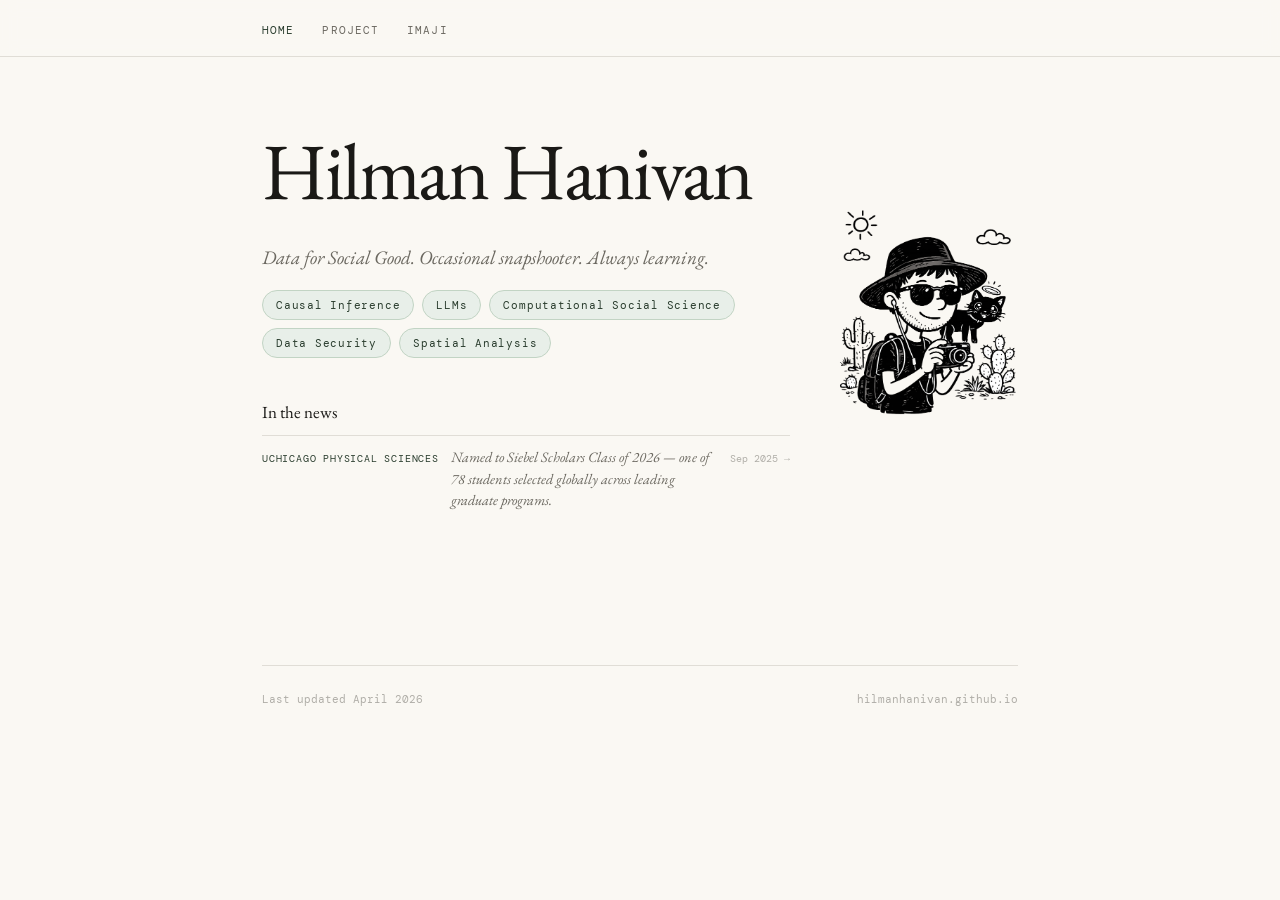
<file: index.html>
<!DOCTYPE html>
<html lang="en">
<head>
  <meta charset="UTF-8">
  <meta name="viewport" content="width=device-width, initial-scale=1.0">
  <title>Hilman Hanivan</title>
  <link rel="stylesheet" href="style.css">
  <style>
    .hero {
    display: flex;
    flex-direction: row;
    align-items: center;
    justify-content: space-between;
    gap: 48px;
    padding: 104px 32px 80px;
    max-width: 820px;
    margin: 0 auto;
    }

    .hero-content {
    flex: 1;
    min-width: 0;
    }

    .hero-eyebrow {
      font-family: var(--mono);
      font-size: 11px;
      letter-spacing: 0.14em;
      text-transform: uppercase;
      color: var(--ink-faint);
      margin-bottom: 24px;
    }

    .hero-name {
      font-size: clamp(2.8rem, 7vw, 5rem);
      font-weight: 400;
      line-height: 1.08;
      letter-spacing: -0.03em;
      margin-bottom: 28px;
    }

    .hero-name em {
      font-style: italic;
      color: var(--accent);
    }

    .hero-bio {
      font-size: 1.2rem;
      color: var(--ink-muted);
      max-width: 520px;
      line-height: 1.65;
      margin-bottom: 40px;
    }

    .hero-nav {
      display: flex;
      flex-wrap: wrap;
      gap: 12px;
    }

    .hero-btn {
      font-family: var(--mono);
      font-size: 11px;
      letter-spacing: 0.1em;
      text-transform: uppercase;
      color: var(--accent);
      text-decoration: none;
      border: 1px solid var(--accent-mid);
      padding: 10px 20px;
      border-radius: 2px;
      transition: background 0.15s, border-color 0.15s;
    }

    .hero-btn:hover {
      background: var(--accent-light);
      border-color: var(--accent);
    }

    .hero-btn.filled {
      background: var(--accent);
      color: var(--cream);
      border-color: var(--accent);
    }
    
    .hero-btn.filled:hover {
      background: #1e2e22;
    }

    .hero-bio { margin-bottom: 40px; }

    .hero-tagline {
    font-size: 1.2rem;
    font-style: italic;
    color: var(--ink-muted);
    line-height: 1.65;
    margin-bottom: 16px;
    }

    .hero-pills {
    display: flex;
    flex-wrap: wrap;
    gap: 8px;
    }

    .hero-pill {
    font-family: var(--mono);
    font-size: 11px;
    letter-spacing: 0.07em;
    border: 1px solid var(--accent-mid);
    color: var(--accent);
    background: var(--accent-light);
    padding: 5px 13px;
    border-radius: 100px;
    }

    .hero-avatar {
    width: 180px;
    aspect-ratio: 3 / 4;
    flex-shrink: 0;
    border-radius: 6px;
    border: 0px solid var(--rule);
    overflow: hidden;
    }

    .hero-avatar span {
      font-family: var(--mono);
      font-size: 10px;
      color: var(--ink-faint);
      text-align: center;
      line-height: 1.5;
    }

    .hero-news {
    margin-top: 28px;
    display: flex;
    flex-direction: column;
    gap: 8px;
    }

    .news-item {
    display: flex;
    flex-direction: row;
    align-items: baseline;
    gap: 12px;
    text-decoration: none;
    padding: 10px 0;
    border-top: 1px solid var(--rule);
    transition: opacity 0.15s;
    }

    .news-item:hover { opacity: 0.7; }

    .news-outlet {
    font-family: var(--mono);
    font-size: 10px;
    letter-spacing: 0.08em;
    text-transform: uppercase;
    color: var(--accent);
    white-space: nowrap;
    }

    .news-title {
    font-size: 0.9rem;
    color: var(--ink-muted);
    font-style: italic;
    line-height: 1.5;
    }

    .news-date {
    font-family: var(--mono);
    font-size: 10px;
    color: var(--ink-faint);
    white-space: nowrap;
    }

    .scroll-hint {
      position: fixed;
      bottom: 32px;
      left: 50%;
      transform: translateX(-50%);
      font-family: var(--mono);
      font-size: 10px;
      letter-spacing: 0.12em;
      text-transform: uppercase;
      color: var(--ink-faint);
      display: flex;
      flex-direction: column;
      align-items: center;
      gap: 8px;
      animation: fadeUp 1s 0.8s both;
    }

    .scroll-hint::after {
      content: '';
      width: 1px;
      height: 32px;
      background: var(--ink-faint);
      animation: grow 1.5s 1.2s infinite;
    }

    @keyframes grow {
      0%, 100% { transform: scaleY(0.4); opacity: 0.3; }
      50% { transform: scaleY(1); opacity: 1; }
    }

    /* Brief highlights on home */
    .home-body {
      max-width: 820px;
      margin: 0 auto;
      padding: 0 32px 96px;
    }

    .highlights {
      display: grid;
      grid-template-columns: repeat(3, 1fr);
      gap: 1px;
      background: var(--rule);
      border: 1px solid var(--rule);
      border-radius: 3px;
      overflow: hidden;
      margin-bottom: 60px;
    }

    .highlight-cell {
      background: var(--cream);
      padding: 28px 24px;
    }

    .highlight-num {
      font-size: 2.2rem;
      font-weight: 400;
      line-height: 1;
      letter-spacing: -0.03em;
      margin-bottom: 6px;
      color: var(--accent);
    }

    .highlight-label {
      font-family: var(--mono);
      font-size: 11px;
      color: var(--ink-faint);
      letter-spacing: 0.08em;
      text-transform: uppercase;
    }

    .home-quote {
      border-left: 2px solid var(--accent-mid);
      padding-left: 24px;
      margin: 48px 0;
    }

    .home-quote p {
      font-size: 1.2rem;
      font-style: italic;
      color: var(--ink-muted);
      line-height: 1.6;
    }
    /*
    @media (max-width: 700px) {
      .hero-avatar { display: none; }
      .highlights { grid-template-columns: 1fr; }
      .home-body { padding: 0 20px 72px; }
    }

    @media (min-width: 701px) {
      .hero { position: relative; padding-right: 220px; }
    }
    */

    @media (max-width: 700px) {
    .hero { flex-direction: column-reverse; gap: 24px; padding: 88px 20px 60px; }
    .hero-avatar { width: 120px; height: 120px; }
    .home-body { padding: 0 20px 72px; }
    }

    .streak-box {
    display: inline-flex;
    align-items: center;
    gap: 12px;
    margin-top: 20px;
    border: 1px solid var(--accent-mid);
    border-radius: 6px;
    padding: 12px 18px;
    background: var(--accent-light);
    }

    .streak-icon {
    font-size: 20px;
    line-height: 1;
    }

    .streak-num {
    font-family: var(--serif);
    font-size: 1.6rem;
    font-weight: 400;
    color: var(--accent);
    letter-spacing: -0.02em;
    line-height: 1;
    display: block;
    }

    .streak-label {
    font-family: var(--mono);
    font-size: 10px;
    letter-spacing: 0.1em;
    text-transform: uppercase;
    color: var(--ink-faint);
    display: block;
    margin-top: 2px;
    }
  </style>
</head>
<body>

<nav>
  <div class="nav-inner">
    <ul class="nav-links">
      <li><a href="index.html" class="active">Home</a></li>
      <li><a href="research.html">Project</a></li>
      <li><a href="photography.html">Imaji</a></li>
    </ul>
  </div>
</nav>

<div class="hero fade-up">
  <div class="hero-content">
    <p class="hero-eyebrow"></p>
    <h1 class="hero-name">Hilman Hanivan</h1>
    <div class="hero-bio">
      <p class="hero-tagline">Data for Social Good. Occasional snapshooter. Always learning.</p>
      <div class="hero-pills">
        <span class="hero-pill">Causal Inference</span>
        <span class="hero-pill">LLMs</span>
        <span class="hero-pill">Computational Social Science</span>
        <span class="hero-pill">Data Security</span>
        <span class="hero-pill">Spatial Analysis</span>
      </div>
    </div>
    <div class="hero-news">
        <span class="skill-group-label">In the news</span>
        <a class="news-item" href="https://physicalsciences.uchicago.edu/news/article/five-uchicago-cs-students-named-to-siebel-scholars-class-of-2026/" target="_blank">
            <span class="news-outlet">UChicago Physical Sciences</span>
            <span class="news-title">Named to Siebel Scholars Class of 2026 — one of 78 students selected globally across leading graduate programs.</span>
            <span class="news-date">Sep 2025 →</span>
        </a>
    </div>
  </div>

  <div class="hero-avatar">
    <img src="avatar.png" alt="Hilman Hanivan" style="width:100%; height:100%; object-fit:cover; object-position: top center;">
  </div>
</div>



<div class="home-body">
 <footer>
    <span class="footer-note">Last updated April 2026</span>
    <span class="footer-note">hilmanhanivan.github.io</span>
  </footer>
</div>

</body>
</html>
</file>
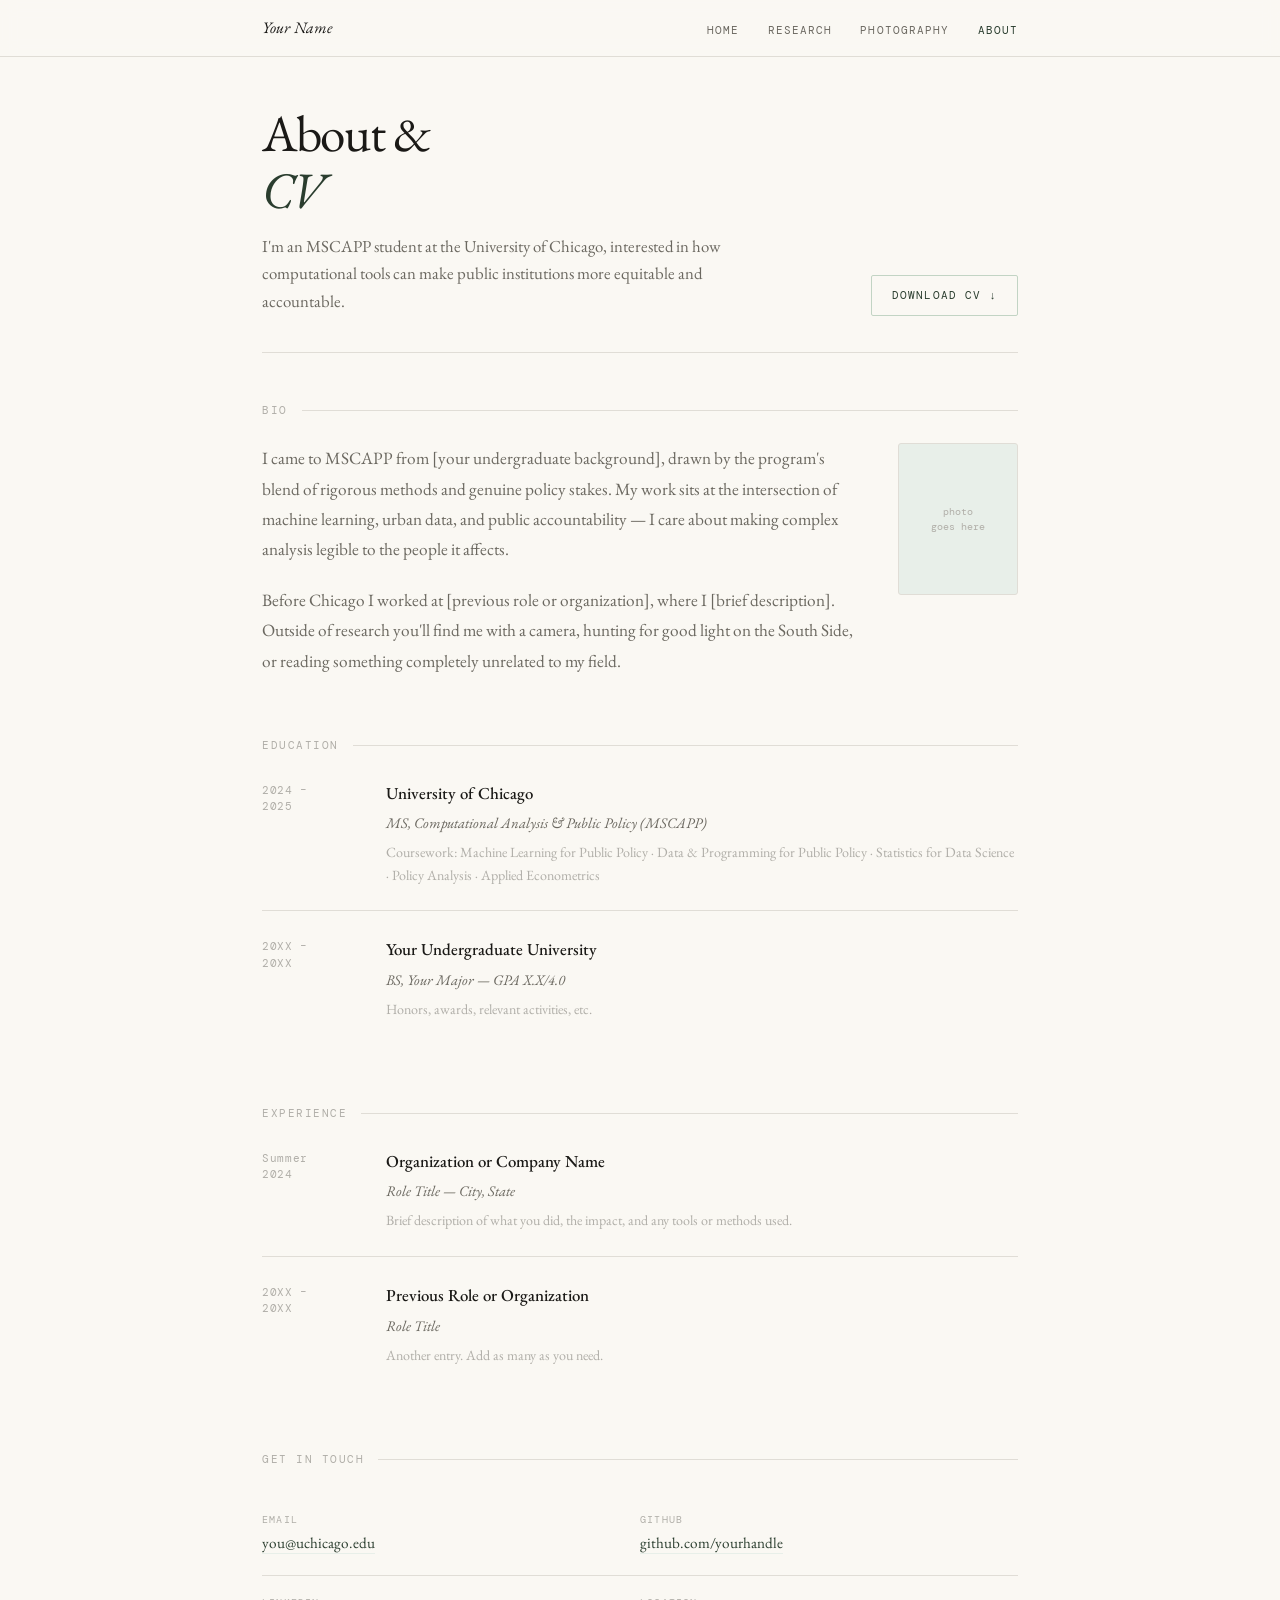
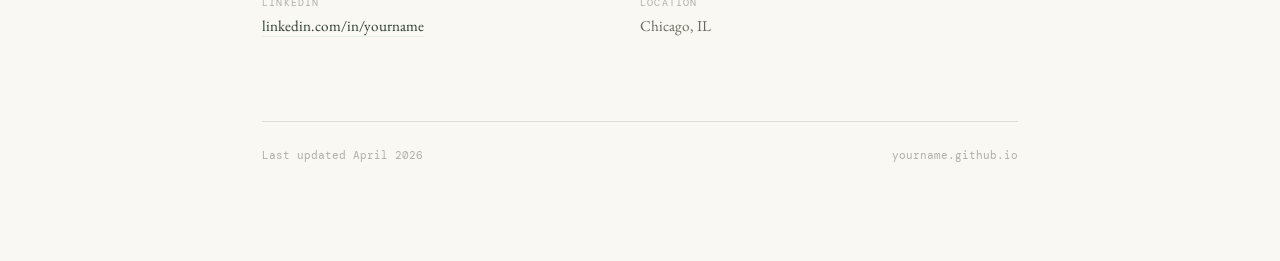
<file: about.html>
<!DOCTYPE html>
<html lang="en">
<head>
  <meta charset="UTF-8">
  <meta name="viewport" content="width=device-width, initial-scale=1.0">
  <title>About — Your Name</title>
  <link rel="stylesheet" href="style.css">
  <style>
    .page-header {
      margin-bottom: 48px;
      padding-bottom: 36px;
      border-bottom: 1px solid var(--rule);
      display: grid;
      grid-template-columns: 1fr auto;
      gap: 32px;
      align-items: end;
    }

    .page-header h1 {
      font-size: clamp(2rem, 5vw, 3.2rem);
      font-weight: 400;
      letter-spacing: -0.025em;
      line-height: 1.12;
      margin-bottom: 14px;
    }

    .page-header h1 em { font-style: italic; color: var(--accent); }

    .page-header p {
      color: var(--ink-muted);
      font-size: 1.05rem;
      max-width: 480px;
      line-height: 1.65;
    }

    .cv-btn {
      font-family: var(--mono);
      font-size: 11px;
      letter-spacing: 0.1em;
      text-transform: uppercase;
      color: var(--accent);
      text-decoration: none;
      border: 1px solid var(--accent-mid);
      padding: 10px 20px;
      border-radius: 2px;
      white-space: nowrap;
      transition: background 0.15s;
    }
    .cv-btn:hover { background: var(--accent-light); }

    /* Bio */
    .bio-text {
      font-size: 1.08rem;
      color: var(--ink-muted);
      line-height: 1.75;
      max-width: 600px;
      margin-bottom: 0;
    }

    .bio-text p + p { margin-top: 1.2em; }

    /* Timeline / Education */
    .timeline {
      position: relative;
    }

    .timeline-entry {
      display: grid;
      grid-template-columns: 100px 1fr;
      gap: 24px;
      padding: 24px 0;
      border-bottom: 1px solid var(--rule);
    }

    .timeline-entry:first-child { padding-top: 0; }
    .timeline-entry:last-child { border-bottom: none; }

    .timeline-year {
      font-family: var(--mono);
      font-size: 11px;
      color: var(--ink-faint);
      letter-spacing: 0.06em;
      padding-top: 3px;
      line-height: 1.5;
    }

    .timeline-title {
      font-size: 1.05rem;
      font-weight: 500;
      margin-bottom: 3px;
    }

    .timeline-sub {
      font-size: 0.92rem;
      color: var(--ink-muted);
      font-style: italic;
      margin-bottom: 6px;
    }

    .timeline-detail {
      font-size: 0.88rem;
      color: var(--ink-faint);
      line-height: 1.6;
    }

    /* Contact */
    .contact-grid {
      display: grid;
      grid-template-columns: repeat(2, 1fr);
      gap: 0;
    }

    .contact-item {
      padding: 18px 0;
      border-bottom: 1px solid var(--rule);
      display: flex;
      flex-direction: column;
      gap: 3px;
    }

    .contact-item:last-child,
    .contact-item:nth-last-child(2):nth-child(odd) {
      border-bottom: none;
    }

    .contact-label {
      font-family: var(--mono);
      font-size: 10px;
      color: var(--ink-faint);
      letter-spacing: 0.12em;
      text-transform: uppercase;
    }

    .contact-value {
      font-size: 0.95rem;
      color: var(--ink-muted);
    }

    .contact-value a {
      color: var(--accent);
      text-decoration: none;
      border-bottom: 1px solid var(--accent-light);
    }
    .contact-value a:hover { border-color: var(--accent); }

    /* Avatar */
    .about-avatar {
      width: 120px;
      height: 152px;
      border-radius: 3px;
      border: 1px solid var(--rule);
      background: var(--accent-light);
      flex-shrink: 0;
      display: flex;
      align-items: center;
      justify-content: center;
      overflow: hidden;
    }

    .about-avatar span {
      font-family: var(--mono);
      font-size: 10px;
      color: var(--ink-faint);
      text-align: center;
      line-height: 1.5;
    }

    @media (max-width: 560px) {
      .page-header { grid-template-columns: 1fr; }
      .timeline-entry { grid-template-columns: 1fr; gap: 4px; }
      .timeline-year { padding-top: 0; }
      .contact-grid { grid-template-columns: 1fr; }
    }
  </style>
</head>
<body>

<nav>
  <div class="nav-inner">
    <a class="nav-name" href="index.html">Your Name</a>
    <ul class="nav-links">
      <li><a href="index.html">Home</a></li>
      <li><a href="research.html">Research</a></li>
      <li><a href="photography.html">Photography</a></li>
      <li><a href="about.html" class="active">About</a></li>
    </ul>
  </div>
</nav>

<div class="page">

  <div class="page-header fade-up">
    <div>
      <h1>About &amp;<br><em>CV</em></h1>
      <p>I'm an MSCAPP student at the University of Chicago, interested in how computational tools can make public institutions more equitable and accountable.</p>
    </div>
    <a class="cv-btn" href="cv.pdf">Download CV ↓</a>
  </div>

  <section>
    <div class="section-label">Bio</div>
    <div style="display: flex; gap: 36px; align-items: flex-start; flex-wrap: wrap;">
      <div class="bio-text">
        <p>
          I came to MSCAPP from [your undergraduate background], drawn by the program's blend of rigorous methods and genuine policy stakes. My work sits at the intersection of machine learning, urban data, and public accountability — I care about making complex analysis legible to the people it affects.
        </p>
        <p>
          Before Chicago I worked at [previous role or organization], where I [brief description]. Outside of research you'll find me with a camera, hunting for good light on the South Side, or reading something completely unrelated to my field.
        </p>
      </div>
      <div class="about-avatar">
        <span>photo<br>goes here</span>
      </div>
    </div>
  </section>

  <section>
    <div class="section-label">Education</div>
    <div class="timeline">

      <div class="timeline-entry fade-up">
        <div class="timeline-year">2024 –<br>2025</div>
        <div>
          <div class="timeline-title">University of Chicago</div>
          <div class="timeline-sub">MS, Computational Analysis &amp; Public Policy (MSCAPP)</div>
          <div class="timeline-detail">
            Coursework: Machine Learning for Public Policy · Data &amp; Programming for Public Policy · Statistics for Data Science · Policy Analysis · Applied Econometrics
          </div>
        </div>
      </div>

      <div class="timeline-entry fade-up">
        <div class="timeline-year">20XX –<br>20XX</div>
        <div>
          <div class="timeline-title">Your Undergraduate University</div>
          <div class="timeline-sub">BS, Your Major — GPA X.X/4.0</div>
          <div class="timeline-detail">
            Honors, awards, relevant activities, etc.
          </div>
        </div>
      </div>

    </div>
  </section>

  <section>
    <div class="section-label">Experience</div>
    <div class="timeline">

      <div class="timeline-entry fade-up">
        <div class="timeline-year">Summer<br>2024</div>
        <div>
          <div class="timeline-title">Organization or Company Name</div>
          <div class="timeline-sub">Role Title — City, State</div>
          <div class="timeline-detail">
            Brief description of what you did, the impact, and any tools or methods used.
          </div>
        </div>
      </div>

      <div class="timeline-entry fade-up">
        <div class="timeline-year">20XX –<br>20XX</div>
        <div>
          <div class="timeline-title">Previous Role or Organization</div>
          <div class="timeline-sub">Role Title</div>
          <div class="timeline-detail">
            Another entry. Add as many as you need.
          </div>
        </div>
      </div>

    </div>
  </section>

  <section>
    <div class="section-label">Get in touch</div>
    <div class="contact-grid">
      <div class="contact-item">
        <span class="contact-label">Email</span>
        <span class="contact-value"><a href="mailto:you@uchicago.edu">you@uchicago.edu</a></span>
      </div>
      <div class="contact-item">
        <span class="contact-label">GitHub</span>
        <span class="contact-value"><a href="#">github.com/yourhandle</a></span>
      </div>
      <div class="contact-item">
        <span class="contact-label">LinkedIn</span>
        <span class="contact-value"><a href="#">linkedin.com/in/yourname</a></span>
      </div>
      <div class="contact-item">
        <span class="contact-label">Location</span>
        <span class="contact-value">Chicago, IL</span>
      </div>
    </div>
  </section>

  <footer>
    <span class="footer-note">Last updated April 2026</span>
    <span class="footer-note">yourname.github.io</span>
  </footer>

</div>
</body>
</html>
</file>
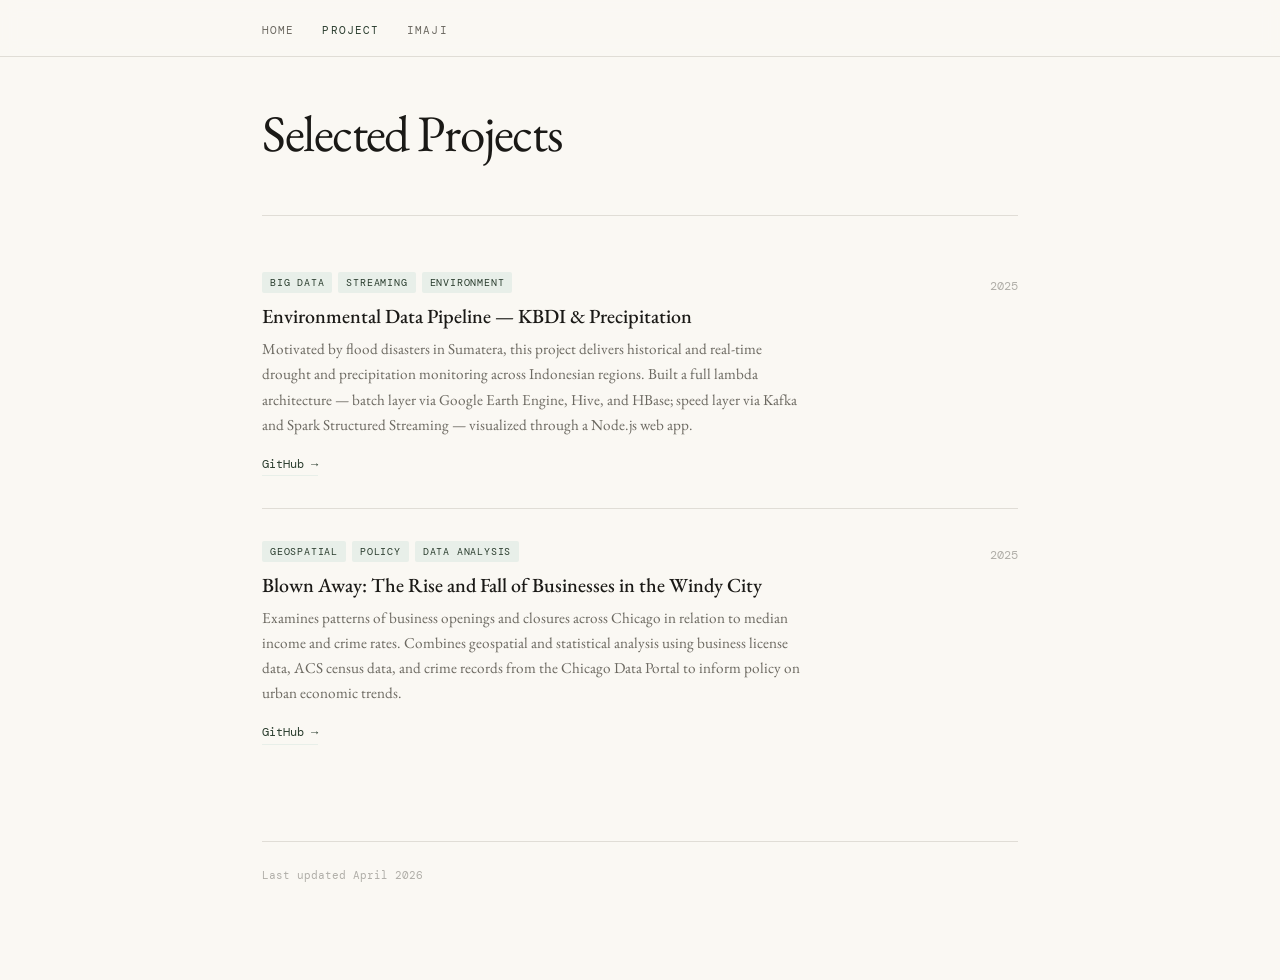
<file: research.html>
<!DOCTYPE html>
<html lang="en">
<head>
  <meta charset="UTF-8">
  <meta name="viewport" content="width=device-width, initial-scale=1.0">
  <title>Research — Your Name</title>
  <link rel="stylesheet" href="style.css">
  <style>
    .page-header {
      margin-bottom: 56px;
      padding-bottom: 40px;
      border-bottom: 1px solid var(--rule);
    }

    .page-header h1 {
      font-size: clamp(2rem, 5vw, 3.2rem);
      font-weight: 400;
      letter-spacing: -0.025em;
      line-height: 1.12;
      margin-bottom: 14px;
    }

    .page-header h1 em { font-style: italic; color: var(--accent); }

    .page-header p {
      color: var(--ink-muted);
      max-width: 500px;
      font-size: 1.05rem;
    }

    /* Project cards */
    .project-list {
      display: flex;
      flex-direction: column;
      gap: 0;
    }

    .project-card {
      padding: 32px 0;
      border-bottom: 1px solid var(--rule);
      display: grid;
      grid-template-columns: 1fr auto;
      gap: 24px;
      align-items: start;
      transition: background 0.15s;
    }

    .project-card:first-child { padding-top: 0; }
    .project-card:last-child { border-bottom: none; }

    .project-card:hover { background: none; }

    .project-tags {
      display: flex;
      flex-wrap: wrap;
      gap: 6px;
      margin-bottom: 10px;
    }

    .project-title {
      font-size: 1.25rem;
      font-weight: 500;
      margin-bottom: 8px;
      line-height: 1.3;
    }

    .project-desc {
      font-size: 0.95rem;
      color: var(--ink-muted);
      line-height: 1.65;
      max-width: 540px;
      margin-bottom: 16px;
    }

    .project-links {
      display: flex;
      gap: 16px;
      flex-wrap: wrap;
    }

    .project-year {
      font-family: var(--mono);
      font-size: 12px;
      color: var(--ink-faint);
      white-space: nowrap;
      padding-top: 4px;
    }

    /* Skills section */
    .skills-cols {
      display: grid;
      grid-template-columns: repeat(2, 1fr);
      gap: 0;
    }

    .skill-group {
      padding: 20px 24px 20px 0;
      border-bottom: 1px solid var(--rule);
    }

    .skill-group:nth-child(even) {
      padding-left: 24px;
      padding-right: 0;
      border-left: 1px solid var(--rule);
    }

    .skill-group:last-child,
    .skill-group:nth-last-child(2):nth-child(odd) {
      border-bottom: none;
    }

    .skill-cat {
      font-family: var(--mono);
      font-size: 11px;
      color: var(--accent);
      letter-spacing: 0.1em;
      text-transform: uppercase;
      margin-bottom: 8px;
    }

    .skill-items {
      display: flex;
      flex-wrap: wrap;
      gap: 6px;
    }

    .skill-pill {
      font-family: var(--mono);
      font-size: 11px;
      color: var(--ink-muted);
      background: none;
      border: 1px solid var(--rule);
      padding: 3px 10px;
      border-radius: 2px;
    }

    @media (max-width: 560px) {
      .project-card { grid-template-columns: 1fr; }
      .project-year { display: none; }
      .skills-cols { grid-template-columns: 1fr; }
      .skill-group:nth-child(even) {
        padding-left: 0;
        border-left: none;
      }
    }
  </style>
</head>
<body>

<nav>
  <div class="nav-inner">
    <ul class="nav-links">
      <li><a href="index.html">Home</a></li>
      <li><a href="research.html" class="active">Project</a></li>
      <li><a href="photography.html">Imaji</a></li>
    </ul>
  </div>
</nav>

<div class="page">

  <div class="page-header fade-up">
    <h1>Selected Projects</h1>
  </div>

  <section>
    <div class="project-list">

        <div class="project-card fade-up">
            <div>
                <div class="project-tags">
                <span class="tag">Big Data</span>
                <span class="tag">Streaming</span>
                <span class="tag">Environment</span>
                </div>
                <div class="project-title">Environmental Data Pipeline — KBDI &amp; Precipitation</div>
                <p class="project-desc">
                Motivated by flood disasters in Sumatera, this project delivers historical and real-time drought and precipitation monitoring across Indonesian regions. Built a full lambda architecture — batch layer via Google Earth Engine, Hive, and HBase; speed layer via Kafka and Spark Structured Streaming — visualized through a Node.js web app.
                </p>
                <div class="project-links">
                <a class="link-arrow" href="https://github.com/hilmanhanivan/GEE-data-pipeline">GitHub →</a>
                </div>
            </div>
            <span class="project-year">2025</span>
        </div>


        <div class="project-card fade-up">
            <div>
                <div class="project-tags">
                <span class="tag">Geospatial</span>
                <span class="tag">Policy</span>
                <span class="tag">Data Analysis</span>
                </div>
                <div class="project-title">Blown Away: The Rise and Fall of Businesses in the Windy City</div>
                <p class="project-desc">
                Examines patterns of business openings and closures across Chicago in relation to median income and crime rates. Combines geospatial and statistical analysis using business license data, ACS census data, and crime records from the Chicago Data Portal to inform policy on urban economic trends.
                </p>
                <div class="project-links">
                <a class="link-arrow" href="https://github.com/uchicago-2025-capp30122/30122-project-codeconomics">GitHub →</a>
                </div>
            </div>
            <span class="project-year">2025</span>
        </div>

    </div>
  </section>


  <footer>
    <span class="footer-note">Last updated April 2026</span>
  </footer>

</div>
</body>
</html>
</file>
<file: style.css>
@import url('https://fonts.googleapis.com/css2?family=EB+Garamond:ital,wght@0,400;0,500;1,400;1,500&family=DM+Mono:wght@300;400&display=swap');

*, *::before, *::after { box-sizing: border-box; margin: 0; padding: 0; }

:root {
  --cream: #FAF8F3;
  --ink: #1A1916;
  --ink-muted: #6B6860;
  --ink-faint: #B0AEA8;
  --accent: #2A3D2E;
  --accent-light: #E8EFE9;
  --accent-mid: #C2D4C4;
  --rule: #E0DDD6;
  --serif: 'EB Garamond', Georgia, serif;
  --mono: 'DM Mono', 'Courier New', monospace;
}

html { scroll-behavior: smooth; }

body {
  font-family: var(--serif);
  background: var(--cream);
  color: var(--ink);
  font-size: 17px;
  line-height: 1.7;
  min-height: 100vh;
}

/* ── Nav ── */
nav {
  position: fixed;
  top: 0; left: 0; right: 0;
  z-index: 100;
  background: rgba(250, 248, 243, 0.92);
  backdrop-filter: blur(8px);
  -webkit-backdrop-filter: blur(8px);
  border-bottom: 1px solid var(--rule);
}

.nav-inner {
  max-width: 820px;
  margin: 0 auto;
  padding: 0 32px;
  height: 56px;
  display: flex;
  align-items: center;
  justify-content: space-between;
}

.nav-name {
  font-family: var(--serif);
  font-size: 1rem;
  font-style: italic;
  color: var(--ink);
  text-decoration: none;
  letter-spacing: 0.01em;
}

.nav-links {
  display: flex;
  gap: 28px;
  list-style: none;
}

.nav-links a {
  font-family: var(--mono);
  font-size: 11px;
  letter-spacing: 0.1em;
  text-transform: uppercase;
  color: var(--ink-muted);
  text-decoration: none;
  transition: color 0.15s;
}

.nav-links a:hover,
.nav-links a.active { color: var(--accent); }

/* ── Page Layout ── */
.page {
  max-width: 820px;
  margin: 0 auto;
  padding: 104px 32px 96px;
}

/* ── Section labels ── */
.section-label {
  font-family: var(--mono);
  font-size: 11px;
  color: var(--ink-faint);
  letter-spacing: 0.14em;
  text-transform: uppercase;
  margin-bottom: 24px;
  display: flex;
  align-items: center;
  gap: 14px;
}
.section-label::after {
  content: '';
  flex: 1;
  height: 1px;
  background: var(--rule);
}

section { margin-bottom: 60px; }

/* ── Buttons / links ── */
.link-arrow {
  font-family: var(--mono);
  font-size: 12px;
  color: var(--accent);
  text-decoration: none;
  border-bottom: 1px solid var(--accent-light);
  padding-bottom: 1px;
  transition: border-color 0.15s;
}
.link-arrow:hover { border-color: var(--accent); }

/* ── Tag badges ── */
.tag {
  font-family: var(--mono);
  font-size: 10px;
  letter-spacing: 0.08em;
  text-transform: uppercase;
  background: var(--accent-light);
  color: var(--accent);
  padding: 2px 8px;
  border-radius: 2px;
  white-space: nowrap;
}

/* ── Animations ── */
@keyframes fadeUp {
  from { opacity: 0; transform: translateY(18px); }
  to   { opacity: 1; transform: translateY(0); }
}

.fade-up {
  animation: fadeUp 0.55s ease both;
}

.fade-up:nth-child(1) { animation-delay: 0.05s; }
.fade-up:nth-child(2) { animation-delay: 0.13s; }
.fade-up:nth-child(3) { animation-delay: 0.21s; }
.fade-up:nth-child(4) { animation-delay: 0.29s; }
.fade-up:nth-child(5) { animation-delay: 0.37s; }

/* ── Footer ── */
footer {
  border-top: 1px solid var(--rule);
  padding: 24px 0 0;
  display: flex;
  justify-content: space-between;
  align-items: center;
  flex-wrap: wrap;
  gap: 8px;
  margin-top: 64px;
}

.footer-note {
  font-family: var(--mono);
  font-size: 11px;
  color: var(--ink-faint);
}

/* ── Responsive ── */
@media (max-width: 600px) {
  .nav-links { gap: 16px; }
  .page { padding: 88px 20px 72px; }
}
</file>
